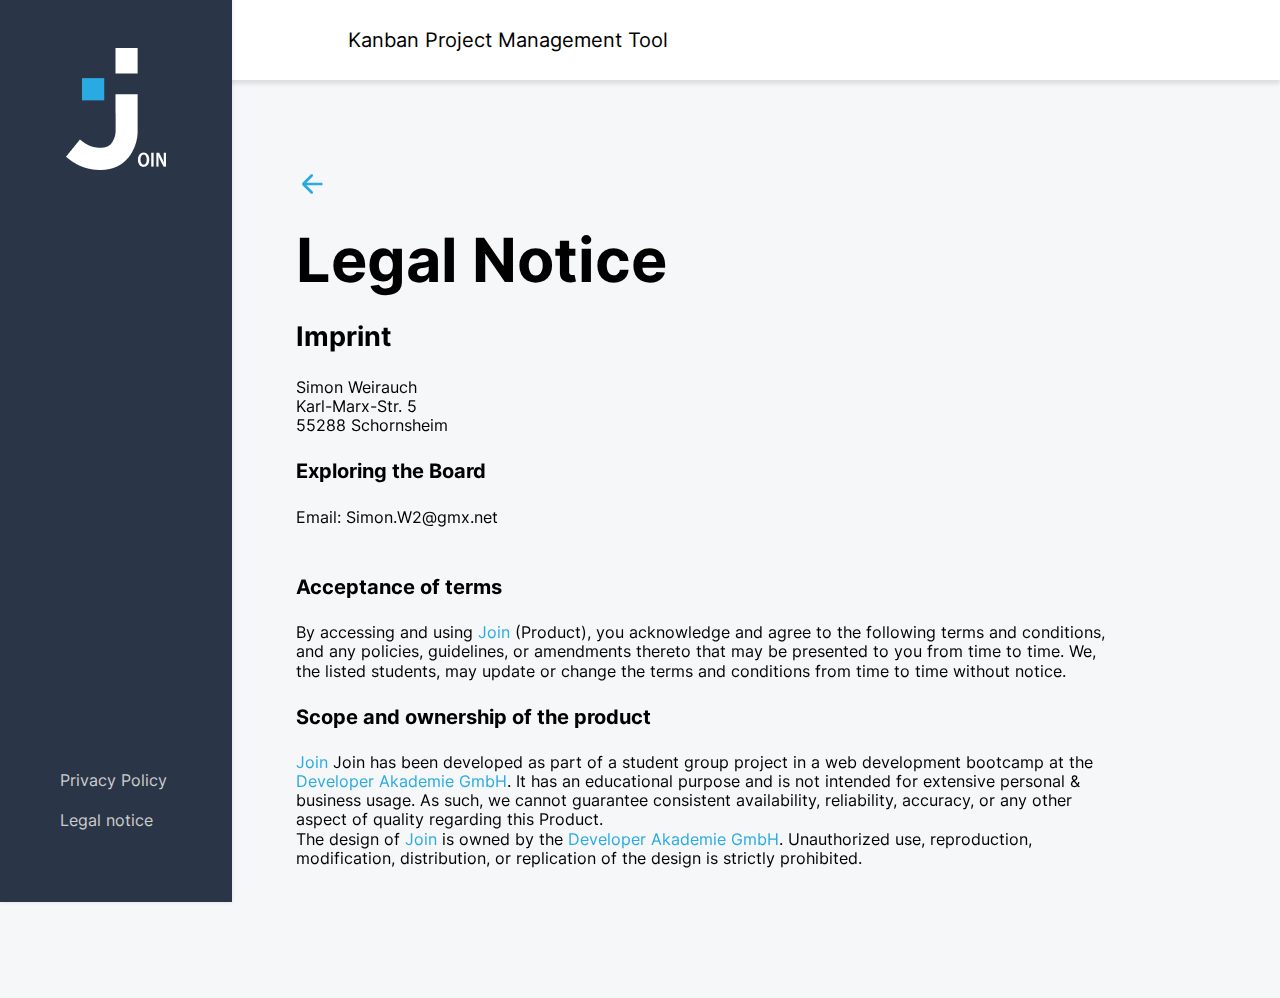
<file: html-sub/legal_notice_external.html>
<!DOCTYPE html>
<html lang="en">
  <head>
    <meta charset="UTF-8" />
    <meta name="viewport" content="width=device-width, initial-scale=1.0" />

    <script src="../java_script_sub/w3_include.js"></script>
    <script src="../script.js"></script>
    <script src="../java_script_sub/header.js"></script>
    <script src="../java_script_sub/header_quicklinks.js"></script>
    <script src="../java_script_sub/storage.js"></script>
    <script src="../java_script_sub/summary.js"></script>
    <script src="../java_script_sub/legal.js"></script>

    <link rel="stylesheet" href="../style.css" />
    <link rel="stylesheet" href="../css-sub/headerSidebar.css" />
    <link rel="stylesheet" href="../css-sub/headerSidebarResp.css" />
    <link rel="stylesheet" href="../css-sub/legal.css" />
    <link rel="stylesheet" href="../css-sub/legalResp.css" />

    <link id="favicon" rel="icon" type="image/png" href="../assets/img/favicon.png">

    <title>Join</title>
  </head>

  <body onload="includeHTML();">
    <div class="mainContainer column">      
      <div id="header" w3-include-html="../assets/templates/headerExternal.html"></div>
      
      <div id="sidebar" class="h" w3-include-html="../assets/templates/sidebarExternal.html"></div>
      
      <div class="content">
        <div class="arrowBackground clickable" onclick="openLastSite()">
          <svg class="arrowBack" width="32" height="32" viewBox="0 0 32 32" fill="none" xmlns="http://www.w3.org/2000/svg">
              <path d="M10.4373 14.6667H25.3333C26.0696 14.6667 26.6666 15.2637 26.6666 16.0001C26.6666 16.7364 26.0696 17.3334 25.3333 17.3334H10.4373L16.6466 23.5427C17.1672 24.0634 17.1672 24.9074 16.6466 25.4281C16.126 25.9487 15.2819 25.9487 14.7613 25.4281L6.74746 17.4143C5.96642 16.6332 5.96642 15.3669 6.74747 14.5858L14.7613 6.57206C15.2819 6.05144 16.126 6.05144 16.6466 6.57206C17.1672 7.09268 17.1672 7.93677 16.6466 8.45739L10.4373 14.6667Z" fill="#29ABE2"/>
          </svg> 
        </div>

        <h1 class="headlineBig">Legal Notice</h1>
        <h1 class="headlineMid">Imprint</h1>
        <p class="text">
          Simon Weirauch <br> 
          Karl-Marx-Str. 5 <br> 
          55288 Schornsheim<br>
          
          <div class="headlineSmall">Exploring the Board</div> 
          Email: Simon.W2@gmx.net
        </p>
        <h1 class="headlineSmall">Acceptance of terms</h1>
        <p class="text">
          By accessing and using <b class="textHighlight">Join</b> (Product), you 
          acknowledge and agree to the following terms and conditions, and any 
          policies, guidelines, or amendments thereto that may be presented to 
          you from time to time. We, the listed students, may update or change the 
          terms and conditions from time to time without notice.
        </p>

        <h1 class="headlineSmall">Scope and ownership of the product</h1>
        <p class="text">
          <b class="textHighlight">Join</b> Join has been developed as part of a 
          student group project in a web development bootcamp at the 
          <b class="textHighlight">Developer Akademie GmbH</b>. It has an 
          educational purpose and is not intended for extensive personal & business 
          usage. As such, we cannot guarantee consistent availability, reliability, 
          accuracy, or any other aspect of quality regarding this Product.
          <br>
          
          The design of <b class="textHighlight">Join</b> is owned by 
          the <b class="textHighlight">Developer Akademie GmbH</b>. 
          Unauthorized use, reproduction, modification, distribution, or 
          replication of the design is strictly prohibited.
        </p>

        <h1 class="headlineSmall">Proprietary rights</h1>
        <p class="text">
          Aside from the design owned by <b class="textHighlight">Developer 
          Akademie GmbH</b>, we, the listed students, retain all proprietary 
          rights in <b class="textHighlight">Join</b>, including any associated 
          copyrighted material, trademarks, and other proprietary information.
        </p>

        <h1 class="headlineSmall">Use of the product</h1>
        <p class="text">
          <b class="textHighlight">Join</b> is intended to be used for lawful 
          purposes only, in accordance with all applicable laws and regulations. 
          Any use of <b class="textHighlight">Join</b> for illegal activities, or 
          to harass, harm, threaten, or intimidate another person, is strictly 
          prohibited. You are solely responsible for your interactions with other 
          users of <b class="textHighlight">Join</b>.
        </p>

        <h1 class="headlineSmall">Disclaimer of warranties and limitation of liability</h1>
        <p class="text">
          <b class="textHighlight">Join</b> is provided "as is" without 
          warranty of any kind, whether express or implied, including but not 
          limited to the implied warranties of merchantability, fitness for a 
          particular purpose, and non-infringement. In no event will we, the 
          listed students, or the <b class="textHighlight">Developer Akademie 
          GmbH</b>, be liable for any direct, indirect, incidental, special, 
          consequential or exemplary damages, including but not limited 
          to, damages for loss of profits, goodwill, use, data, or other 
          intangible losses, even if we have been advised of the possibility 
          of such damages, arising out of or in connection with the 
          use or performance of <b class="textHighlight">Join</b>.
        </p>

        <h1 class="headlineSmall">Indemnity</h1>
        <p class="text">
          You agree to indemnify, defend and hold harmless us, the listed students, 
          the <b class="textHighlight">Developer Akademie GmbH</b>,and our 
          affiliates, partners, officers, directors, agents, and employees, from 
          and against any claim, demand, loss, damage, cost, or liability 
          (including reasonable legal fees) arising out ofor relating to your 
          use of <b class="textHighlight">Join</b> and/or your breach of this 
          Legal Notice.<br>
          <br>
          For any questions or notices, please contact us at [Contact Email].<br>
          <br>
          Date: July 26, 2023
        </p>

      </div>

    <script>
      includeHTML();
    </script>
  </body>
</html>
</file>
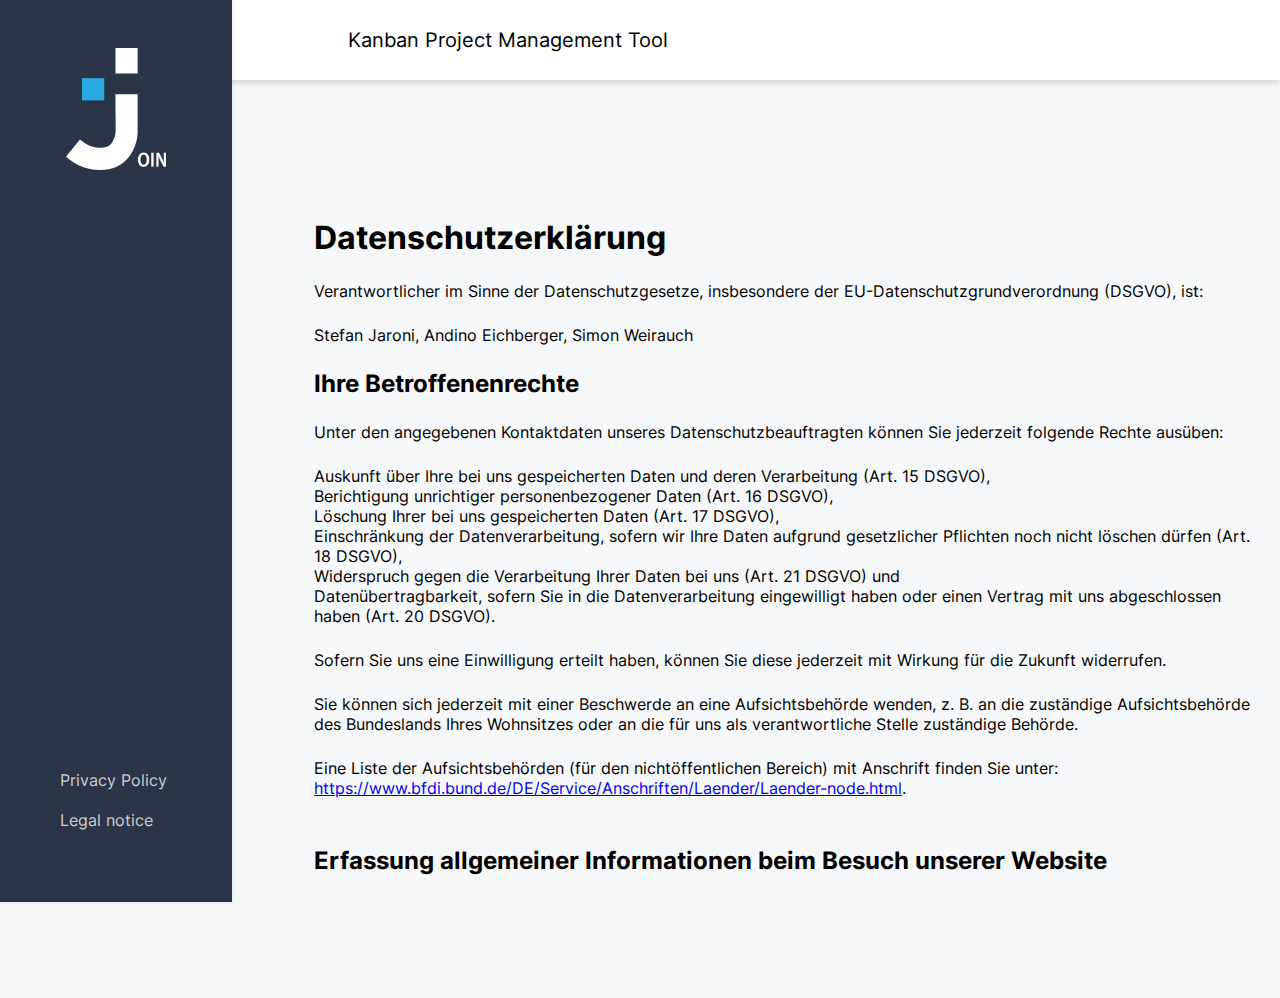
<file: html-sub/privacy_data_protection_external.html>
<!DOCTYPE html>
<html lang="en">
  <head>
    <meta charset="UTF-8" />
    <meta name="viewport" content="width=device-width, initial-scale=1.0" />

    <script src="../java_script_sub/w3_include.js"></script>
    <script src="../script.js"></script>
    <script src="../java_script_sub/header.js"></script>
    <script src="../java_script_sub/header_quicklinks.js"></script>
    <script src="../java_script_sub/storage.js"></script>
    <script src="../java_script_sub/summary.js"></script>
    <script src="../java_script_sub/privacy.js"></script>

    <link rel="stylesheet" href="../style.css" />
    <link rel="stylesheet" href="../css-sub/headerSidebar.css" />
    <link rel="stylesheet" href="../css-sub/headerSidebarResp.css" />
    <link rel="stylesheet" href="../css-sub/privacy.css" />
    <link rel="stylesheet" href="../css-sub/privacyResp.css" />

    <link id="favicon" rel="icon" type="image/png" href="../assets/img/favicon.png">

    <title>Join</title>
  </head>

  <body onload="includeHTML();">
    <div class="mainContainer column">      
      <div id="header" w3-include-html="../assets/templates/headerExternal.html"></div>

      <div id="sidebar" class="h" w3-include-html="../assets/templates/sidebarExternal.html"></div>



      <div class="content">
        <h1>Datenschutzerklärung</h1>
        <p>Verantwortlicher im Sinne der Datenschutzgesetze, insbesondere der EU-Datenschutzgrundverordnung (DSGVO), ist:</p>
        <p>Stefan Jaroni, Andino Eichberger, Simon Weirauch</p>
        <h2>Ihre Betroffenenrechte</h2>
        <p>Unter den angegebenen Kontaktdaten unseres Datenschutzbeauftragten können Sie jederzeit folgende Rechte ausüben:</p>
        <ul>
        <li>Auskunft über Ihre bei uns gespeicherten Daten und deren Verarbeitung (Art. 15 DSGVO),</li>
        <li>Berichtigung unrichtiger personenbezogener Daten (Art. 16 DSGVO),</li>
        <li>Löschung Ihrer bei uns gespeicherten Daten (Art. 17 DSGVO),</li>
        <li>Einschränkung der Datenverarbeitung, sofern wir Ihre Daten aufgrund gesetzlicher Pflichten noch nicht löschen dürfen (Art. 18 DSGVO),</li>
        <li>Widerspruch gegen die Verarbeitung Ihrer Daten bei uns (Art. 21 DSGVO) und</li>
        <li>Datenübertragbarkeit, sofern Sie in die Datenverarbeitung eingewilligt haben oder einen Vertrag mit uns abgeschlossen haben (Art. 20 DSGVO).</li>
        </ul>
        <p>Sofern Sie uns eine Einwilligung erteilt haben, können Sie diese jederzeit mit Wirkung für die Zukunft widerrufen.</p>
        <p>Sie können sich jederzeit mit einer Beschwerde an eine Aufsichtsbehörde wenden, z. B. an die zuständige Aufsichtsbehörde des Bundeslands Ihres Wohnsitzes oder an die für uns als verantwortliche Stelle zuständige Behörde.</p>
        <p>Eine Liste der Aufsichtsbehörden (für den nichtöffentlichen Bereich) mit Anschrift finden Sie unter: <a href="https://www.bfdi.bund.de/DE/Service/Anschriften/Laender/Laender-node.html" target="_blank" rel="noopener nofollow">https://www.bfdi.bund.de/DE/Service/Anschriften/Laender/Laender-node.html</a>.</p>
        <p></p><h2>Erfassung allgemeiner Informationen beim Besuch unserer Website</h2>
        <h3>Art und Zweck der Verarbeitung:</h3>
        <p>Wenn Sie auf unsere Website zugreifen, d.h., wenn Sie sich nicht registrieren oder anderweitig Informationen übermitteln, werden automatisch Informationen allgemeiner Natur erfasst. Diese Informationen (Server-Logfiles) beinhalten etwa die Art des Webbrowsers, das verwendete Betriebssystem, den Domainnamen Ihres Internet-Service-Providers, Ihre IP-Adresse und ähnliches. </p>
        <p>Sie werden insbesondere zu folgenden Zwecken verarbeitet:</p>
        <ul>
        <li>Sicherstellung eines problemlosen Verbindungsaufbaus der Website,</li>
        <li>Sicherstellung einer reibungslosen Nutzung unserer Website,</li>
        <li>Auswertung der Systemsicherheit und -stabilität sowie</li>
        <li>zur Optimierung unserer Website.</li>
        </ul>
        <p>Wir verwenden Ihre Daten nicht, um Rückschlüsse auf Ihre Person zu ziehen. Informationen dieser Art werden von uns ggfs. anonymisiert statistisch ausgewertet, um unseren Internetauftritt und die dahinterstehende Technik zu optimieren. </p>
        <h3>Rechtsgrundlage und berechtigtes Interesse:</h3>
        <p>Die Verarbeitung erfolgt gemäß Art. 6 Abs. 1 lit. f DSGVO auf Basis unseres berechtigten Interesses an der Verbesserung der Stabilität und Funktionalität unserer Website.</p>
        <h3>Empfänger:</h3>
        <p>Empfänger der Daten sind ggf. technische Dienstleister, die für den Betrieb und die Wartung unserer Webseite als Auftragsverarbeiter tätig werden.</p>
        <p></p><h3>Drittlandtransfer:</h3>
        <p>Die erhobenen Daten werden ggfs. in folgende Drittländer übertragen: </p>
        <p>Nein</p>
        <p>Folgende Datenschutzgarantien liegen vor: </p>
        <p></p><h3>Speicherdauer:</h3>
        <p>Die Daten werden gelöscht, sobald diese für den Zweck der Erhebung nicht mehr erforderlich sind. Dies ist für die Daten, die der Bereitstellung der Website dienen, grundsätzlich der Fall, wenn die jeweilige Sitzung beendet ist. </p>
        <p> Im Falle der Speicherung der Daten in Logfiles ist dies nach spätestens 14 Tagen der Fall. Eine darüberhinausgehende Speicherung ist möglich. In diesem Fall werden die IP-Adressen der Nutzer anonymisiert, sodass eine  Zuordnung  des aufrufenden Clients nicht mehr möglich ist.</p>
        <p></p><h3>Bereitstellung vorgeschrieben oder erforderlich:</h3>
        <p>Die Bereitstellung der vorgenannten personenbezogenen Daten ist weder gesetzlich noch vertraglich vorgeschrieben. Ohne die IP-Adresse ist jedoch der Dienst und die Funktionsfähigkeit unserer Website nicht gewährleistet. Zudem können einzelne Dienste und Services nicht verfügbar oder eingeschränkt sein. Aus diesem Grund ist ein Widerspruch ausgeschlossen. </p>
        <p></p><h2>Registrierung auf unserer Website</h2>
        <h3>Art und Zweck der Verarbeitung:</h3>
        <p>Für die Registrierung auf unserer Website benötigen wir einige personenbezogene Daten, die über eine Eingabemaske an uns übermittelt werden. </p>
        <p>Zum Zeitpunkt der Registrierung werden zusätzlich folgende Daten erhoben:</p>
        <p>Keine</p>
        <p>Ihre Registrierung ist für das Bereithalten bestimmter Inhalte und Leistungen auf unserer Website erforderlich.</p>
        <h3>Rechtsgrundlage:</h3>
        <p>Die Verarbeitung der bei der Registrierung eingegebenen Daten erfolgt auf Grundlage einer Einwilligung des Nutzers (Art. 6 Abs. 1 lit. a DSGVO).</p>
        <h3>Empfänger:</h3>
        <p>Empfänger der Daten sind ggf. technische Dienstleister, die für den Betrieb und die Wartung unserer Website als Auftragsverarbeiter tätig werden.</p>
        <p></p><h3>Drittlandtransfer:</h3>
        <p>Die erhobenen Daten werden ggfs. in folgende Drittländer übertragen: </p>
        <p>Nein</p>
        <p>Folgende Datenschutzgarantien liegen vor: </p>
        <p></p><h3>Speicherdauer:</h3>
        <p>Daten werden in diesem Zusammenhang nur verarbeitet, solange die entsprechende Einwilligung vorliegt. </p>
        <h3>Bereitstellung vorgeschrieben oder erforderlich:</h3>
        <p>Die Bereitstellung Ihrer personenbezogenen Daten erfolgt freiwillig, allein auf Basis Ihrer Einwilligung. Ohne die Bereitstellung Ihrer personenbezogenen Daten können wir Ihnen keinen Zugang auf unsere angebotenen Inhalte gewähren. </p>
        <p></p><h2>Kommentarfunktion</h2>
        <h3>Art und Zweck der Verarbeitung:</h3>
        <p>Wenn Nutzer Kommentare auf unserer Website hinterlassen, werden neben diesen Angaben auch der Zeitpunkt ihrer Erstellung und der zuvor durch den Websitebesucher gewählte Nutzername gespeichert. Dies dient unserer Sicherheit, da wir für widerrechtliche Inhalte auf unserer Webseite belangt werden können, auch wenn diese durch Benutzer erstellt wurden.</p>
        <h3>Rechtsgrundlage:</h3>
        <p>Die Verarbeitung der als Kommentar eingegebenen Daten erfolgt auf der Grundlage eines berechtigten Interesses (Art. 6 Abs. 1 lit. f DSGVO).</p>
        <p>Durch Bereitstellung der Kommentarfunktion möchten wir Ihnen eine unkomplizierte Interaktion ermöglichen. Ihre gemachten Angaben werden zum Zwecke der Bearbeitung der Anfrage sowie für mögliche Anschlussfragen gespeichert.</p>
        <h3>Empfänger:</h3>
        <p>Empfänger der Daten sind ggf. Auftragsverarbeiter.</p>
        <p></p><h3>Speicherdauer:</h3>
        <p>Die Daten werden gelöscht, sobald diese für den Zweck der Erhebung nicht mehr erforderlich sind. Dies ist grundsätzlich der Fall, wenn die Kommunikation mit dem Nutzer abgeschlossen ist und das Unternehmen den Umständen entnehmen kann, dass der betroffene Sachverhalt abschließend geklärt ist. Wir behalten uns die Löschung ohne Angaben von Gründen und ohne vorherige oder nachträgliche Information vor.</p>
        <p>Außerdem können Sie Ihren Kommentar jederzeit durch uns löschen lassen. Schreiben Sie dafür bitte eine E-Mail an den unten aufgeführten Datenschutzbeauftragten bzw. die für den Datenschutz zuständige Person und übermitteln den Link zu Ihrem Kommentar sowie zu Identifikationszwecken die bei der Erstellung des Kommentars verwendete E-Mail-Adresse.</p>
        <h3>Bereitstellung vorgeschrieben oder erforderlich:</h3>
        <p>Die Bereitstellung Ihrer personenbezogenen Daten erfolgt freiwillig. Ohne die Bereitstellung Ihrer personenbezogenen Daten können wir Ihnen keinen Zugang zu unserer Kommentarfunktion gewähren.</p>
        <p></p><hr>
        <h2>Information über Ihr Widerspruchsrecht nach Art. 21 DSGVO</h2>
        <h3>Einzelfallbezogenes Widerspruchsrecht</h3>
        <p>Sie haben das Recht, aus Gründen, die sich aus Ihrer besonderen Situation ergeben, jederzeit gegen die Verarbeitung Sie betreffender personenbezogener Daten, die aufgrund Art. 6 Abs. 1 lit. f DSGVO (Datenverarbeitung auf der Grundlage einer Interessenabwägung) erfolgt, Widerspruch einzulegen; dies gilt auch für ein auf diese Bestimmung gestütztes Profiling im Sinne von Art. 4 Nr. 4 DSGVO.</p>
        <p>Legen Sie Widerspruch ein, werden wir Ihre personenbezogenen Daten nicht mehr verarbeiten, es sei denn, wir können zwingende schutzwürdige Gründe für die Verarbeitung nachweisen, die Ihre Interessen, Rechte und Freiheiten überwiegen, oder die Verarbeitung dient der Geltendmachung, Ausübung oder Verteidigung von Rechtsansprüchen.</p>
        <h3>Empfänger eines Widerspruchs</h3>
        <p>Simon Weirauch</p>
        <hr>
        <h2>Änderung unserer Datenschutzbestimmungen</h2>
        <p>Wir behalten uns vor, diese Datenschutzerklärung anzupassen, damit sie stets den aktuellen rechtlichen Anforderungen entspricht oder um Änderungen unserer Leistungen in der Datenschutzerklärung umzusetzen, z.B. bei der Einführung neuer Services. Für Ihren erneuten Besuch gilt dann die neue Datenschutzerklärung.</p>
        <h2>Fragen an den Datenschutzbeauftragten</h2>
        <p>Wenn Sie Fragen zum Datenschutz haben, schreiben Sie uns bitte eine E-Mail oder wenden Sie sich direkt an die für den Datenschutz verantwortliche Person in unserer Organisation:</p>
        <p></p><p><em>Die Datenschutzerklärung wurde mithilfe der activeMind AG erstellt, den Experten für <a href="https://www.activemind.de/datenschutz/datenschutzbeauftragter/" target="_blank" rel="noopener">externe Datenschutzbeauftragte</a> (Version #2020-09-30).</em></p>
      </div>
    </div>
    
    <script>
      includeHTML();
    </script>
  </body>
</html>
</file>
<file: style.css>
@import url('css-sub/fonts.css');

:root {
  --bg-body: #f5f5f5;
  --bg-login: #ffffff;
  --bg-header: #ffffff;
  --bg-button: #2a3647;
  --bg-menu: #2a3647;
  --bg-menu-hover: #081931;
  --bg-arrow-up: #ff3d00;
  --bg-default: #f6f7f8;
  --text-btn: #ffffff;
  --fo-bo: #d1d1d1;
  --svg: #cdcdcd;
  --cutline: #29abe2;
  --cutline2: #d1d1d1;
  --headline: #000000;
  --font-color: #2a3647;
  --sub: #29abe2;
  --good-morning: #29abe2;
  --sub-sub: #a8a8a8;
  --progressbar: #4589ff;
}

/* Custom Scrollbar */
.custom-scrollbar::-webkit-scrollbar {
  width: 10px;
  height: 10px;
}

.custom-scrollbar::-webkit-scrollbar-thumb {
  background-color: #A8A8A8;
  border-radius: 5px;
}

.custom-scrollbar::-webkit-scrollbar-thumb:hover {
  background-color: #787878;
}


* {
  scroll-behavior: smooth;
  box-sizing: border-box;
  margin: 0;
  padding: 0;
  font-family: 'Inter';
  /*border: 1px solid red;*/
}

body {
  background: #F6F7F8;
  overflow: hidden;
}

.container {
  height: 1024px;
  max-height: 1024px;
  background-color: var(--bg-default);
  display: flex;
  flex-direction: column;
}

/* Summary, Add Task, Board, Contacts, Help, Privacy Policy, Legal Notice, etc. */
.text-title {
  font-weight: 700;
  font-size: 61px;
  line-height: 73.2px;
  color: var(--headline);
}

.btn-dark {
  background-color: var(--bg-button);
  border: 1px solid var(--bg-button);
  border-radius: 10px;
  padding: 8px 16px;
  font-size: 21px;
  line-height: 25.2px;
  font-weight: 700;
  color: var(--text-btn);
}

.w-100 {
  width: 100%;
}

.column {
  flex-direction: column;
}

/*Additional CSS to work with Header and Sidebar */
.mainContainer {
  display: flex;

}

.content {
  display: flex;
  left: 232px;
  top: 96px;
  width: calc(100% - 232px);
  max-width: 75vw;
  height: calc(100vh - 96px);
  position: absolute;
  margin-left: 5vw;
  margin-top: 8vh;

}

#landscape {
  width: 50%;
  margin: auto;
  display: flex;
  align-items: center;
  justify-content: center;
  flex-direction: column;
  gap: 20px;
  height: 100vh;
}

#landscapeImg {
  width: 10vw;
  height: auto;
}

#landscapeText {
  color: #000000;
}

.bs-i {
  box-shadow: inset 0px 0px 8px 2px rgba(0, 0, 0, 0.1) !important;
  border-radius: 8px !important;
}
</file>
<file: css-sub/headerSidebar.css>
/*CSS for sidebar and header */

/*sidebar*/
.sidebar {
    display: flex;
    width: 232px;
    height: 102vh;
    padding: 64px 0px;
    flex-direction: column;
    justify-content: space-between;
    align-items: center;
    flex-shrink: 0;
    gap: 30px;
    background: #2A3647;
    box-shadow: 0px 0px 4px 0px rgba(0, 0, 0, 0.10);
    position: relative;
    top: -96px;
}

.joinLogo {
    width: 100.034px;
    height: 121.966px;
    flex-shrink: 0;
}


.quicklinks {
    display: flex;
    flex-direction: column;
    justify-content: center;
    align-items: flex-start;
    gap: 15px;
}

.quicklinksSpan {
    display: flex;
    width: 232px;
    height: 46px;
    padding: 8px 56px;
    align-items: center;
    gap: 8px;
}

.hoverBG:hover {
    background-color: #2A3D59;
}

.sidebar a {
    text-decoration: none;
    color: #CDCDCD;
}

.legal {
    display: flex;
    padding: 243px 0px 0px 52px;
    flex-direction: column;
    justify-content: flex-end;
    align-items: flex-start;
    gap: 4px;
    align-self: stretch;
}

.legalSpan {
    display: flex;
    padding: 8px;
    align-items: center;
    gap: 8px;
    color: #CDCDCD;
}

.legalSpan :hover {
    color: #29ABE2;
    transform: scale(1.1);
}

.isActiveColor {
    background-color: #091931;
}


/*header*/
.header {
    display: flex;
    width: 100%;
    height: 80px;
    padding: 20px 40px 20px 348px;
    justify-content: space-between;
    align-items: center;
    background: #FFF;
    box-shadow: 0px 4px 4px 0px rgba(0, 0, 0, 0.10);
}

.headerSpan {
    color: #000;
    font-family: Inter;
    font-size: 20px;
    font-style: normal;
    font-weight: 400;
    line-height: 120%;
    text-wrap: nowrap;
}

.headerSymbols {
    display: flex;
    align-items: center;
    gap: 16px;
}

.headerHelp {
    display: inline-flex;
}

.headerHelp:hover {
    transform: scale(1.2);
}

.headerInitials {
    flex-shrink: 0;
    color: #29ABE2;
    font-weight: bold;
    font-size: 24px;
}

.headerInitialsCircle {
    height: 56px;
    width: 56px;
    border: 3px solid #2A3647;
    border-radius: 50%;
    display: flex;
    justify-content: center;
    align-items: center;
}

.headerInitialsLogin {
    flex-shrink: 0;
    color: #29ABE2;
    font-weight: bold;
    font-size: 24px;
}

.headerInitialsBG {
    width: 56px;
    height: 56px;
    flex-shrink: 0;
    border-radius: 32px;
    z-index: 50;
}

.headerInitialsBG:hover {
    background: #F6F7F8;
}

.subMenu {
    display: inline-flex;
    padding: 10px;
    flex-direction: column;
    align-items: flex-start;
    border-radius: 20px 0px 20px 20px;
    background: var(--version-2-main-color, #2A3647);
    box-shadow: 0px 0px 4px 0px rgba(0, 0, 0, 0.10);
    position: absolute;
    top: 80px;
    right: 16px;
    z-index: 7;
}

.subMenu span {
    display: flex;
    width: 140px;
    height: 46px;
    padding: 8px 16px;
    align-items: center;
    gap: 8px;
    border-radius: 8px;
    font-family: Inter;
    font-size: 16px;
    font-style: normal;
    font-weight: 400;
    line-height: 120%;
    text-decoration: none;
    color: #CDCDCD;
}

.subMenuSpanContainer span:hover {
    background-color: #2A3D59;
    cursor: pointer;
}

/*generics*/
.clickable {
    cursor: pointer;
}

.dNone {
    display: none;
}

#overlay-bg-subMenu {
    height: 100vh;
    width: 100%;
    background-color: transparent;
    z-index: 4;
    left: 2px;
    position: absolute;
}
</file>
<file: css-sub/headerSidebarResp.css>
@media(max-width: 910px) {
    .header {
        padding: 20px 40px 20px 0px;
    }

    .headerLogo {
        display: flex;
    }

    .headerSpan {
        display: none;
    }

    .headerLogo {
        position: absolute;
        top: 20px;
        left: 30px;
    }

    .sidebar {
        display: none;
    }

    .sidebarMobile {
        display: flex;
    }

    .sidebarMobile {
        display: flex;
        width: 100%;

        padding: 46px 0px;
        flex-direction: column;
        justify-content: space-between;
        align-items: center;
        flex-shrink: 0;
        background: #2A3647;
        box-shadow: 0px 0px 4px 0px rgba(0, 0, 0, 0.10);
        z-index: 10;
        position: absolute;
        bottom: 0px
    }

    .quicklinks {
        display: flex;
        flex-direction: row;
        align-items: flex-start;
        justify-content: space-between;
        gap: 15px;
        width: 90%;
        color: white;
        position: absolute;
        bottom: 15px;
    }

    .quicklinksSpan {
        display: flex;
        flex-direction: column;
        border-radius: 15%;
        width: 120px;
        height: 70px;
        padding: 8px 56px;
        justify-content: center;
        gap: 8px;
        text-align: center;
    }

    .addTaskSpan {
        width: 80px;
    }
}


@media(max-width: 642px) {
    .sidebarMobile{
        padding: 40px 0px;
    }
    
    .headerHelp {
        display: none;
    }

    .quicklinks {
        position: absolute;
        bottom: 3px;
    }

    .quicklinksSpan {
        display: flex;
        width: 85px;
        height: 70px;
        padding: 15px 0px;
        flex-direction: column;
        justify-content: center;
        align-items: center;
        gap: 4px;
        flex-shrink: 0;
        border-radius: 8px;
    }

    .quicklinksSpan img {
        width: 24px;
        height: 24px;
    }
}

/*Iphone XR*/
@media(max-width: 414px) {
    .sidebarMobile {
        position: absolute;
        bottom: 0px;
    }
}

/*Galaxy S20 Ultra*/
@media(max-width: 412px) {
    .sidebarMobile {
        position: absolute;
        bottom: 0px;
    }
}

/*Pixel 5*/
@media(max-width: 393px) {
    .sidebarMobile {
        position: absolute;
        bottom: -1px;
    }

    .quicklinks {
        gap: 5px;
    }
}

/*iphone*/
@media(max-width: 375px) {
    .sidebarMobile {
        position: absolute;
        bottom: 0px;
    }

    .quicklinks {
        width: unset;
    }

    .quicklinksSpan {
        width: 60px;
        padding: 15px 4px;
    }

    .quicklinksSpan a {
        font-size: 12px;
    }
}

/*Galaxy S8*/
@media(max-width: 360px) {
    .sidebarMobile {
        position: absolute;
        bottom: -1px;
    }
}
</file>
<file: css-sub/legal.css>
.headlineBig {
    color: #000;
    font-family: Inter;
    font-size: 61px;
    font-style: normal;
    font-weight: 700;
    line-height: 120%;
}

.headlineMid {
    color: var(--black, #000);
    font-family: Inter;
    font-size: 27px;
    font-style: normal;
    font-weight: 700;
    line-height: 120%;
}

.headlineSmall {
    color: var(--black, #000);
    font-family: Inter;
    font-size: 20px;
    font-style: normal;
    font-weight: 700;
    line-height: 120%;
}


.text {
    color: var(--black, #000);
    font-family: Inter;
    font-size: 16px;
    font-style: normal;
    font-weight: 400;
    line-height: 120%;
}


.content {
    display: flex;
    ;
    height: 80%;

    flex-direction: column;
    align-items: flex-start;
    gap: 24px;
    overflow-y: auto;

    padding-right: 150px;
    padding-bottom: 100px;

    position: fixed;
    right: 200px;
}

.textHighlight {
    color: var(--Ligth-blue, #29ABE2);
    font-family: Inter;
    font-size: 16px;
    font-style: normal;
    font-weight: 400;
    line-height: 120%;
}

.clickable {
    cursor: pointer;
}

.arrowBackground {
    width: 32px;
    height: 32px;
    flex-shrink: 0;
    border-radius: 24px;
}

.arrowBackground:hover {
    background: #ededee;
}

.arrowBack:hover {
    transform: scale(1.1);
}
</file>
<file: css-sub/legalResp.css>
@media(max-width: 910px) {
    .content {
        left: 0;
        max-width: fit-content;
        height: calc(100% - 128px - 96px - 80px);
        width: 100%;
        right: 0;
    }
}

@media(max-width: 450px) {
    .headlineBig {
        text-wrap: wrap;
        width: fit-content;
    }
}
</file>
<file: css-sub/privacy.css>
.headlineBig {
    color: #000;
    /* Version 2/t1 */
    font-family: Inter;
    font-size: 61px;
    font-style: normal;
    font-weight: 700;
    line-height: 120%;
    /* 73.2px */
}

.headlineMid {
    color: var(--black, #000);
    font-family: Inter;
    font-size: 27px;
    font-style: normal;
    font-weight: 700;
    line-height: 120%;
    /* 32.4px */
}



.text {
    color: var(--black, #000);
    font-family: Inter;
    font-size: 16px;
    font-style: normal;
    font-weight: 400;
    line-height: 120%;
}

/* */
.content {
    display: flex;
    max-width: clamp(350px, 100%, 1140px);
    height: 80%;
    flex-direction: column;
    align-items: flex-start;
    gap: 24px;
    overflow-y: auto;

    padding-right: 100px;
    padding-bottom: 100px;

    margin-bottom: 100px;
    position: fixed;
    left: 300px;
    right: 200px;
}

.counts {
    display: flex;
}

.clickable {
    cursor: pointer;
}

.arrowBackground {
    width: 32px;
    height: 32px;
    flex-shrink: 0;
    border-radius: 24px;
}

.arrowBackground:hover {
    background: #ededee;
}

.arrowBack:hover {
    transform: scale(1.1);
}
</file>
<file: css-sub/privacyResp.css>
@media(max-width: 1440px){
    .arrowBack{
        position: fixed;
        top: 228px;
        left: auto;
        bottom: 764px;
        right: 100px;
    }

    .arrowBackground{
        width: 32px;
        height: 32px;
        flex-shrink: 0;
        border-radius: 24px;
        position: fixed;
        top: 228px;
        left: auto;
        bottom: 764px;
        right: 100px
    }

    .content{
        display: flex;
        flex-direction: column;
        align-items: flex-start;
        gap: 24px;
        overflow-y: auto; 
        padding-bottom: 200px;
        padding-top: 50px;
        position: absolute;
        left: 250px;
        right: 100px;  
    }
}




@media(max-width: 910px){
    .content{
        display: flex;
        flex-direction: column;
        align-items: flex-start;
        gap: 24px;
        overflow-y: auto; 
        padding-bottom: 200px;
        padding-top: 50px;
        position: absolute;
        left: 130px;
        right: 100px;  
    }

    .arrowBack{
        position: fixed;
        top: 228px;
        left: auto;
        bottom: 764px;
        right: 170px;
    }

    .arrowBackground{
        width: 32px;
        height: 32px;
        flex-shrink: 0;
        border-radius: 24px;
        position: fixed;
        top: 228px;
        left: auto;
        bottom: 764px;
        right: 170px;
    }
}


@media(max-width: 800px){
    .content{
        width: clamp(320px, 100%, 800px );
        position: fixed;
        left: auto;
        right: -70px;
        overflow-y: scroll;  
    }

    .arrowBack{
        position: fixed;
        top: 228px;
        left: 600px;
        bottom: 764px;
        right: auto;
    }

    .arrowBackground{
        width: 32px;
        height: 32px;
        flex-shrink: 0;
        border-radius: 24px;
        position: fixed;
        top: 228px;
        left: 600px;
        bottom: 764px;
        right: auto;
    }
}


@media(max-width: 642px){
    .content{
        width: clamp(320px, 100%, 500px );
        position: fixed;
        left: auto;
        right: 0px;
        overflow-y: scroll;  
    }

    .arrowBack{
        position: fixed;
        top: 228px;
        left: auto;
        bottom: 764px;
        right: 100px;
    }

    .arrowBackground{
        width: 32px;
        height: 32px;
        flex-shrink: 0;
        border-radius: 24px;
        position: fixed;
        top: 228px;
        left: auto;
        bottom: 764px;
        right: 100px;
    }
}


@media(max-width: 520px){
    .content{
        position: fixed;
        left: 16px;
        right: 0px;  
        width: clamp(320px, 100%, 500px );
        overflow-y: scroll; 
    }
}

@media(max-width:430px){
    .arrowBack{
        position: fixed;
        top: 228px;
        left: 300px;
        bottom: 764px;
        right: 100px;
    }

    .arrowBackground{
        width: 32px;
        height: 32px;
        flex-shrink: 0;
        border-radius: 24px;
        position: fixed;
        top: 228px;
        left: 300px;
        bottom: 764px;
        right: 100px;
    }
}
</file>
